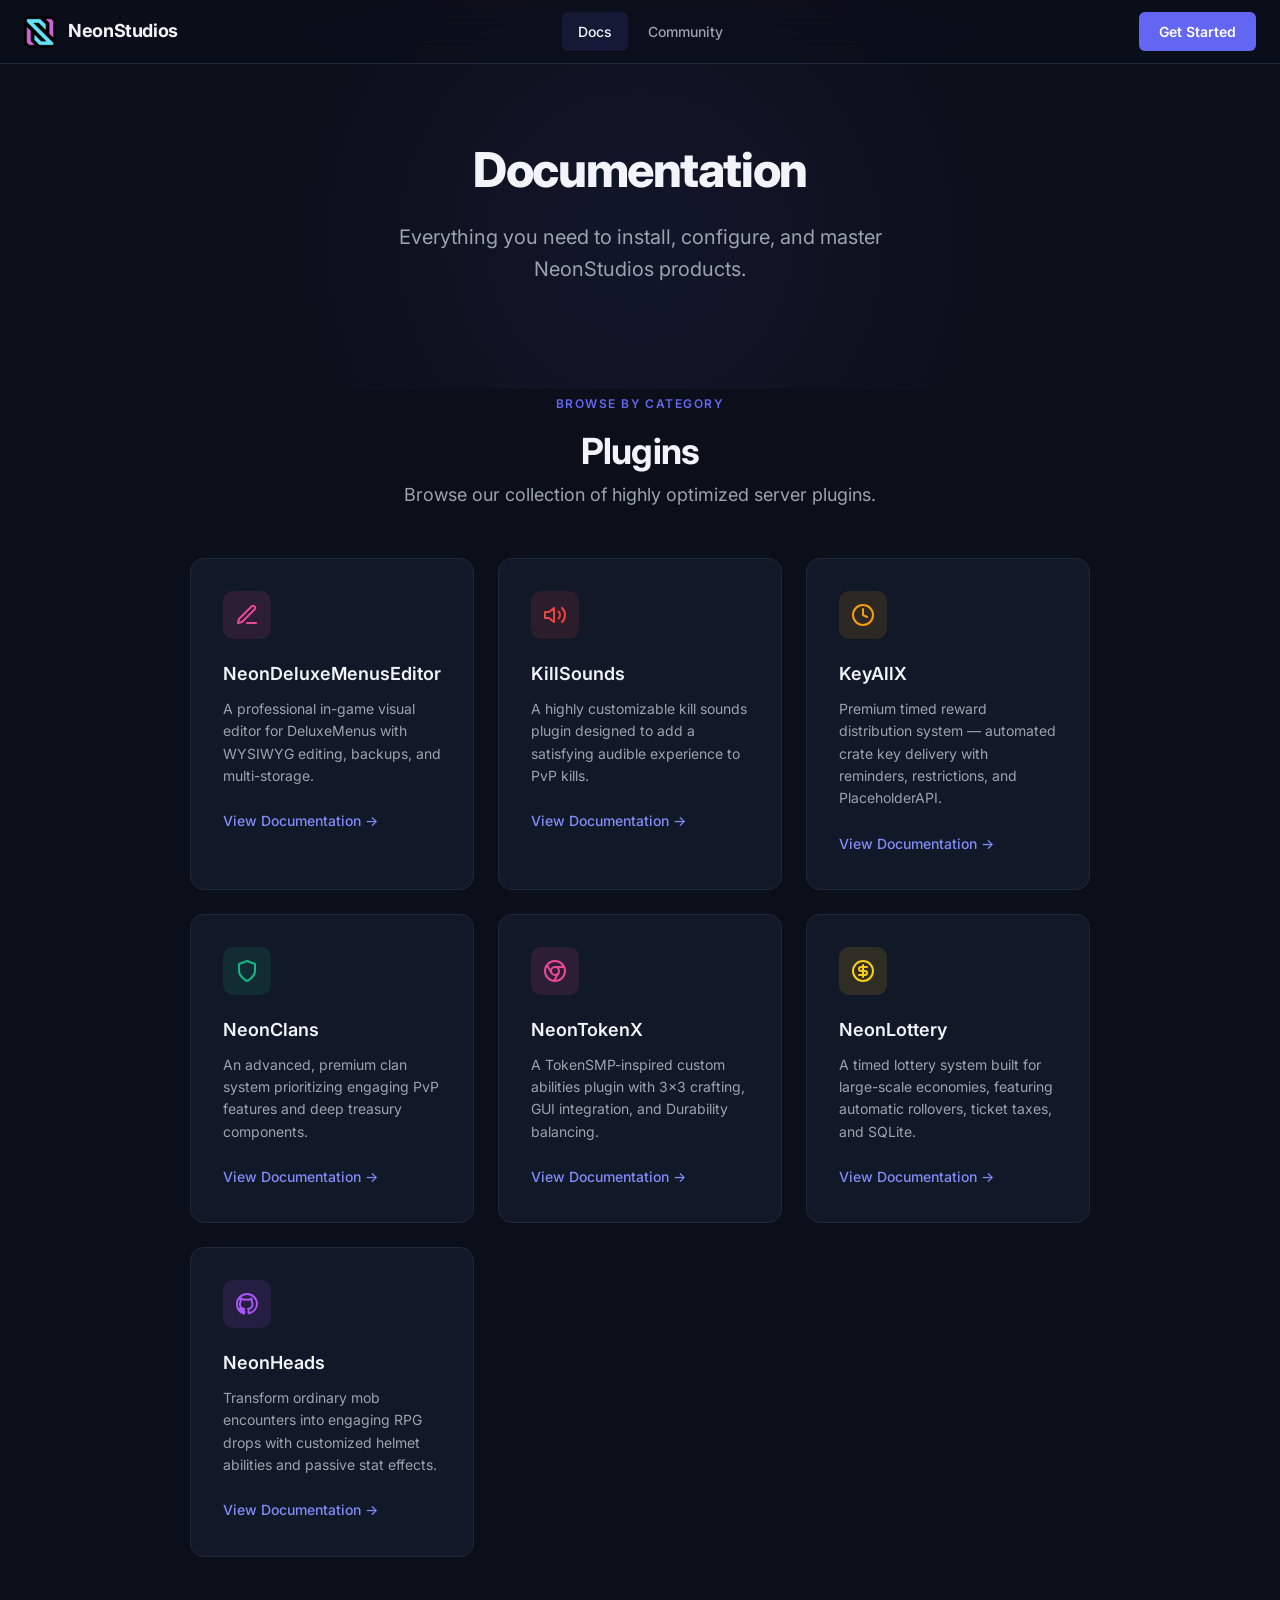
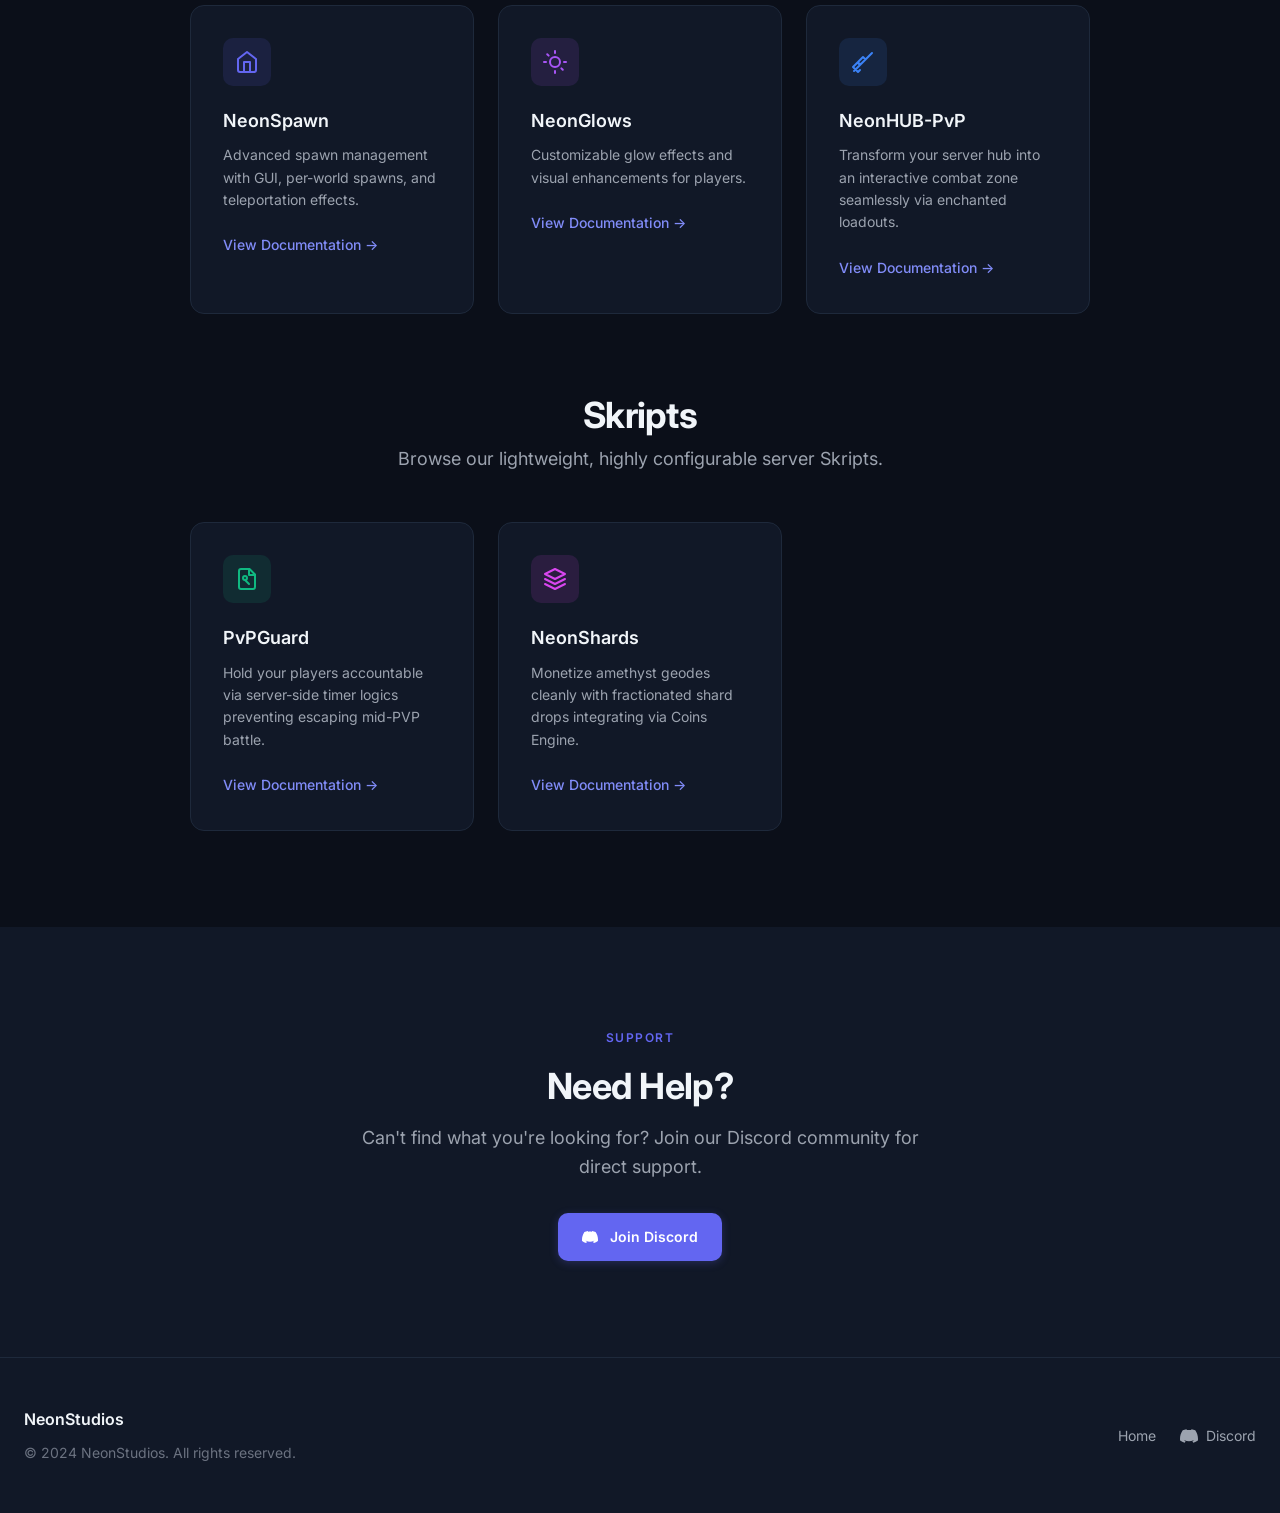
<file: index.html>
<!DOCTYPE html>
<html lang="en">
<head>
  <meta charset="UTF-8">
  <meta name="viewport" content="width=device-width, initial-scale=1.0">
  <title>Documentation — NeonStudios</title>
  <meta name="description" content="Browse documentation for all NeonStudios products — plugins, bots, skripts, server setups, and developer tools.">

  <!-- Open Graph -->
  <meta property="og:type" content="website">
  <meta property="og:title" content="Documentation — NeonStudios">
  <meta property="og:description" content="Browse documentation for all NeonStudios products.">
  <meta property="og:url" content="https://docs.neonstudios.in/">
  <meta property="og:site_name" content="NeonStudios">
  <meta property="og:image" content="https://docs.neonstudios.in/assets/logo.jpg">
  <meta property="og:image:type" content="image/jpeg">
  <meta property="og:image:alt" content="NeonStudios Logo">
  <meta name="theme-color" content="#f59e0b">
  <!-- Twitter -->
  <meta name="twitter:card" content="summary">
  <meta name="twitter:title" content="Documentation — NeonStudios">
  <meta name="twitter:description" content="Browse documentation for all NeonStudios products.">
  <meta name="twitter:image" content="https://docs.neonstudios.in/assets/logo.jpg">

  <link rel="icon" type="image/jpeg" href="assets/logo.jpg">
  <link rel="stylesheet" href="styles.css">
</head>
<body>
  <!-- ===== Header ===== -->
  <header class="header" role="banner">
    <div class="header-inner">
      <a href="index.html" class="logo" aria-label="NeonStudios Home">
        <img src="assets/logo.jpg" alt="NeonStudios Logo" style="width: 32px; height: 32px; border-radius: 6px;">
        <span>NeonStudios</span>
      </a>

      <nav class="nav-links" role="navigation" aria-label="Main navigation">
        <a href="index.html" class="nav-link active">Docs</a>
        <a href="https://dsc.gg/neonstudios" class="nav-link" target="_blank" rel="noopener">Community</a>
      </nav>

      <a href="https://dsc.gg/neonstudios" class="nav-cta-btn" target="_blank" rel="noopener">Get Started</a>

      <button class="mobile-menu-btn" id="mobileMenuBtn" aria-label="Toggle menu" aria-expanded="false">
        <svg width="24" height="24" fill="none" stroke="currentColor" stroke-width="2" stroke-linecap="round"><path d="M4 6h16M4 12h16M4 18h16"/></svg>
      </button>
    </div>

    <div class="mobile-nav" id="mobileNav" role="navigation" aria-label="Mobile navigation" style="display:none;">
      <a href="index.html" class="nav-link active">Docs</a>
      <a href="https://dsc.gg/neonstudios" class="nav-link" target="_blank" rel="noopener">Community</a>
    </div>
  </header>

  <main>
    <!-- ===== Docs Hub Hero ===== -->
    <section class="hero" style="min-height:auto;padding-top:calc(var(--header-height) + 5rem);padding-bottom:4rem;" aria-label="Documentation Hub">
      <div class="hero-content">
        <h1 class="animate-fade-in-up" style="font-size:clamp(2rem, 5vw, 3rem);">
          Documentation
        </h1>
        <p class="hero-sub animate-fade-in-up animate-delay-1">
          Everything you need to install, configure, and master NeonStudios products.
        </p>
      </div>
    </section>

    <!-- ===== Product Documentation List ===== -->
    <section class="section" style="padding-top:0;" aria-label="Product Documentation">
      <div class="container">
        <div class="section-header fade-in" style="margin-bottom:3rem;">
          <span class="section-label">Browse by Category</span>
          <h2 class="section-title" style="margin-bottom:0.5rem;">Plugins</h2>
          <p class="section-desc">Browse our collection of highly optimized server plugins.</p>
        </div>

        <div class="products-grid" style="max-width:900px; margin-bottom:3rem;">
          <!-- NeonDeluxeMenusEditor -->
          <a href="docs/ndeditor.html" class="product-card fade-in" id="doc-ndeditor" style="text-decoration:none;">
            <div class="product-icon" style="background:rgba(236, 72, 153, 0.12);">
              <svg width="24" height="24" viewBox="0 0 24 24" fill="none" stroke="#ec4899" stroke-width="2" stroke-linecap="round" stroke-linejoin="round"><path d="M12 20h9"/><path d="M16.5 3.5a2.12 2.12 0 0 1 3 3L7 19l-4 1 1-4L16.5 3.5z"/></svg>
            </div>
            <h3>NeonDeluxeMenusEditor</h3>
            <p>A professional in-game visual editor for DeluxeMenus with WYSIWYG editing, backups, and multi-storage.</p>
            <span class="product-link">View Documentation <span>→</span></span>
          </a>

          <!-- KillSounds -->
          <a href="docs/killsounds.html" class="product-card fade-in" id="doc-killsounds" style="text-decoration:none;">
            <div class="product-icon" style="background:rgba(239, 68, 68, 0.12);">
              <svg width="24" height="24" viewBox="0 0 24 24" fill="none" stroke="#ef4444" stroke-width="2" stroke-linecap="round" stroke-linejoin="round"><polygon points="11 5 6 9 2 9 2 15 6 15 11 19 11 5"></polygon><path d="M19.07 4.93a10 10 0 0 1 0 14.14M15.54 8.46a5 5 0 0 1 0 7.07"></path></svg>
            </div>
            <h3>KillSounds</h3>
            <p>A highly customizable kill sounds plugin designed to add a satisfying audible experience to PvP kills.</p>
            <span class="product-link">View Documentation <span>→</span></span>
          </a>

          <!-- KeyAllX -->
          <a href="docs/keyallx.html" class="product-card fade-in" id="doc-keyallx" style="text-decoration:none;">
            <div class="product-icon" style="background:rgba(245, 158, 11, 0.12);">
              <svg width="24" height="24" viewBox="0 0 24 24" fill="none" stroke="#f59e0b" stroke-width="2" stroke-linecap="round" stroke-linejoin="round"><circle cx="12" cy="12" r="10"/><polyline points="12 6 12 12 16 14"/></svg>
            </div>
            <h3>KeyAllX</h3>
            <p>Premium timed reward distribution system — automated crate key delivery with reminders, restrictions, and PlaceholderAPI.</p>
            <span class="product-link">View Documentation <span>→</span></span>
          </a>

          <!-- NeonClans -->
          <a href="docs/neonclans.html" class="product-card fade-in" id="doc-neonclans" style="text-decoration:none;">
            <div class="product-icon" style="background:rgba(16, 185, 129, 0.12);">
              <svg width="24" height="24" viewBox="0 0 24 24" fill="none" stroke="#10b981" stroke-width="2" stroke-linecap="round" stroke-linejoin="round"><path d="M12 22s8-4 8-10V5l-8-3-8 3v7c0 6 8 10 8 10z"></path></svg>
            </div>
            <h3>NeonClans</h3>
            <p>An advanced, premium clan system prioritizing engaging PvP features and deep treasury components.</p>
            <span class="product-link">View Documentation <span>→</span></span>
          </a>

          <!-- NeonTokenX -->
          <a href="docs/neontokenx.html" class="product-card fade-in" id="doc-neontokenx" style="text-decoration:none;">
            <div class="product-icon" style="background:rgba(236, 72, 153, 0.12);">
              <svg width="24" height="24" viewBox="0 0 24 24" fill="none" stroke="#ec4899" stroke-width="2" stroke-linecap="round" stroke-linejoin="round"><circle cx="12" cy="12" r="10"/><circle cx="12" cy="12" r="4"/><line x1="21.17" y1="8" x2="12" y2="8"/><line x1="3.95" y1="6.06" x2="8.54" y2="14"/><line x1="10.88" y1="21.94" x2="15.46" y2="14"/></svg>
            </div>
            <h3>NeonTokenX</h3>
            <p>A TokenSMP-inspired custom abilities plugin with 3x3 crafting, GUI integration, and Durability balancing.</p>
            <span class="product-link">View Documentation <span>→</span></span>
          </a>

          <!-- NeonLottery -->
          <a href="docs/neonlottery.html" class="product-card fade-in" id="doc-neonlottery" style="text-decoration:none;">
            <div class="product-icon" style="background:rgba(250, 204, 21, 0.12);">
              <svg width="24" height="24" viewBox="0 0 24 24" fill="none" stroke="#facc15" stroke-width="2" stroke-linecap="round" stroke-linejoin="round"><circle cx="12" cy="12" r="10"/><path d="M16 8h-6a2 2 0 1 0 0 4h4a2 2 0 1 1 0 4H8"/><path d="M12 18V6"/></svg>
            </div>
            <h3>NeonLottery</h3>
            <p>A timed lottery system built for large-scale economies, featuring automatic rollovers, ticket taxes, and SQLite.</p>
            <span class="product-link">View Documentation <span>→</span></span>
          </a>

          <!-- NeonHeads -->
          <a href="docs/neonmobs.html" class="product-card fade-in" id="doc-neonheads" style="text-decoration:none;">
            <div class="product-icon" style="background:rgba(168, 85, 247, 0.12);">
              <svg width="24" height="24" viewBox="0 0 24 24" fill="none" stroke="#a855f7" stroke-width="2" stroke-linecap="round" stroke-linejoin="round"><path d="M12 2A10 10 0 0 0 2 12c0 4.42 2.87 8.17 6.84 9.5.42.08.57-.18.57-.4 0-.2-.01-.72-.01-1.41-2.78.6-3.37-1.34-3.37-1.34-.38-.97-.93-1.23-.93-1.23-.76-.52.06-.51.06-.51.84.06 1.28.86 1.28.86.75 1.28 1.96.91 2.44.7.08-.54.29-.91.53-1.12-2.22-.25-4.56-1.11-4.56-4.94 0-1.09.39-1.98 1.03-2.68-.1-.25-.45-1.27.1-2.65 0 0 .84-.27 2.75 1.02.8-.22 1.65-.33 2.5-.33.85 0 1.7.11 2.5.33 1.91-1.29 2.75-1.02 2.75-1.02.55 1.38.2 2.4.1 2.65.64.7 1.03 1.59 1.03 2.68 0 3.84-2.34 4.68-4.57 4.93.3.26.56.77.56 1.54 0 1.11-.01 2-.01 2.27 0 .22.15.48.58.4A10.01 10.01 0 0 0 22 12c0-5.52-4.48-10-10-10z"/></svg>
            </div>
            <h3>NeonHeads</h3>
            <p>Transform ordinary mob encounters into engaging RPG drops with customized helmet abilities and passive stat effects.</p>
            <span class="product-link">View Documentation <span>→</span></span>
          </a>
        </div>



        <div class="products-grid" style="max-width:900px;">
          <!-- NeonSpawn -->
          <a href="docs/neonspawn.html" class="product-card fade-in" id="doc-neonspawn" style="text-decoration:none;">
            <div class="product-icon" style="background:rgba(99, 102, 241, 0.12);">
              <svg width="24" height="24" viewBox="0 0 24 24" fill="none" stroke="#6366f1" stroke-width="2" stroke-linecap="round" stroke-linejoin="round"><path d="M3 9l9-7 9 7v11a2 2 0 0 1-2 2H5a2 2 0 0 1-2-2z"/><polyline points="9 22 9 12 15 12 15 22"/></svg>
            </div>
            <h3>NeonSpawn</h3>
            <p>Advanced spawn management with GUI, per-world spawns, and teleportation effects.</p>
            <span class="product-link">View Documentation <span>→</span></span>
          </a>

          <!-- NeonGlows -->
          <a href="docs/neonglows.html" class="product-card fade-in" id="doc-neonglows" style="text-decoration:none;">
            <div class="product-icon" style="background:rgba(168, 85, 247, 0.12);">
              <svg width="24" height="24" viewBox="0 0 24 24" fill="none" stroke="#a855f7" stroke-width="2" stroke-linecap="round" stroke-linejoin="round"><circle cx="12" cy="12" r="5"/><line x1="12" y1="1" x2="12" y2="3"/><line x1="12" y1="21" x2="12" y2="23"/><line x1="4.22" y1="4.22" x2="5.64" y2="5.64"/><line x1="18.36" y1="18.36" x2="19.78" y2="19.78"/><line x1="1" y1="12" x2="3" y2="12"/><line x1="21" y1="12" x2="23" y2="12"/></svg>
            </div>
            <h3>NeonGlows</h3>
            <p>Customizable glow effects and visual enhancements for players.</p>
            <span class="product-link">View Documentation <span>→</span></span>
          </a>

          <!-- NeonHUB-PvP -->
          <a href="docs/neonhubpvp.html" class="product-card fade-in" id="doc-neonhubpvp" style="text-decoration:none;">
            <div class="product-icon" style="background:rgba(59, 130, 246, 0.12);">
              <svg width="24" height="24" viewBox="0 0 24 24" fill="none" stroke="#3b82f6" stroke-width="2" stroke-linecap="round" stroke-linejoin="round"><path d="M14.5 9.5 21 3m-6.5 6.5L9 15m5.5-5.5L12 7l-5 5 2.5 2.5m2-2L9 15m0 0L3 21m6-6-2.5-2.5L2 17l5 5 2-2"/></svg>
            </div>
            <h3>NeonHUB-PvP</h3>
            <p>Transform your server hub into an interactive combat zone seamlessly via enchanted loadouts.</p>
            <span class="product-link">View Documentation <span>→</span></span>
          </a>
        </div>

        <!-- SKRIPTS SECTION -->
        <div class="section-header fade-in" style="margin-top:5rem; margin-bottom:3rem;">
          <h2 class="section-title" style="margin-bottom:0.5rem;">Skripts</h2>
          <p class="section-desc">Browse our lightweight, highly configurable server Skripts.</p>
        </div>

        <div class="products-grid" style="max-width:900px;">
          <!-- PvPGuard -->
          <a href="docs/pvpguard.html" class="product-card fade-in" id="doc-pvpguard" style="text-decoration:none;">
            <div class="product-icon" style="background:rgba(16, 185, 129, 0.12);">
              <svg width="24" height="24" viewBox="0 0 24 24" fill="none" stroke="#10b981" stroke-width="2" stroke-linecap="round" stroke-linejoin="round"><path d="M14.5 2H6a2 2 0 0 0-2 2v16a2 2 0 0 0 2 2h12a2 2 0 0 0 2-2V7.5L14.5 2z"/><polyline points="14 2 14 8 20 8"/><path d="M10 13a2 2 0 1 0 0-4 2 2 0 0 0 0 4z"/><path d="m14 17-4-4"/></svg>
            </div>
            <h3>PvPGuard</h3>
            <p>Hold your players accountable via server-side timer logics preventing escaping mid-PVP battle.</p>
            <span class="product-link">View Documentation <span>→</span></span>
          </a>

          <!-- NeonShards -->
          <a href="docs/neonshards.html" class="product-card fade-in" id="doc-neonshards" style="text-decoration:none;">
            <div class="product-icon" style="background:rgba(217, 70, 239, 0.12);">
              <svg width="24" height="24" viewBox="0 0 24 24" fill="none" stroke="#d946ef" stroke-width="2" stroke-linecap="round" stroke-linejoin="round"><polygon points="12 2 2 7 12 12 22 7 12 2"/><polyline points="2 17 12 22 22 17"/><polyline points="2 12 12 17 22 12"/></svg>
            </div>
            <h3>NeonShards</h3>
            <p>Monetize amethyst geodes cleanly with fractionated shard drops integrating via Coins Engine.</p>
            <span class="product-link">View Documentation <span>→</span></span>
          </a>
        </div>
      </div>
    </section>

    <!-- ===== Need Help ===== -->
    <section class="section" style="background:var(--bg-secondary);text-align:center;" aria-label="Need Help">
      <div class="container">
        <div class="section-header fade-in" style="margin-bottom:2rem;">
          <span class="section-label">Support</span>
          <h2 class="section-title">Need Help?</h2>
          <p class="section-desc">Can't find what you're looking for? Join our Discord community for direct support.</p>
        </div>
        <div class="hero-actions fade-in">
          <a href="https://dsc.gg/neonstudios" class="btn btn-primary" target="_blank" rel="noopener">
            <svg width="16" height="16" viewBox="0 0 24 24" fill="currentColor" style="margin-right:4px;"><path d="M20.317 4.3698a19.7913 19.7913 0 00-4.8851-1.5152.0741.0741 0 00-.0785.0371c-.211.3753-.4447.8648-.6083 1.2495-1.8447-.2762-3.68-.2762-5.4868 0-.1636-.3933-.4058-.8742-.6177-1.2495a.077.077 0 00-.0785-.037 19.7363 19.7363 0 00-4.8852 1.515.0699.0699 0 00-.0321.0277C.5334 9.0458-.319 13.5799.0992 18.0578a.0824.0824 0 00.0312.0561 19.9312 19.9312 0 005.9932 3.0294.0777.0777 0 00.0842-.0276c.4616-.6304.8731-1.2952 1.226-1.9942a.076.076 0 00-.0416-.1057c-.6528-.2476-1.2743-.5495-1.8722-.8923a.077.077 0 01-.0076-.1277c.1258-.0943.2517-.1923.3718-.2914a.0743.0743 0 01.0776-.0105c3.9278 1.7933 8.18 1.7933 12.0614 0a.0739.0739 0 01.0785.0095c.1202.099.246.1981.3728.2924a.077.077 0 01-.0066.1276 12.2986 12.2986 0 01-1.873.8914.0766.0766 0 00-.0407.1067c.3604.698.7719 1.3628 1.225 1.9932a.076.076 0 00.0842.0286 19.8975 19.8975 0 006.0023-3.0294.077.077 0 00.0313-.0552c.5004-5.177-.8382-9.6739-3.5485-13.6604a.061.061 0 00-.0312-.0286z"/></svg>
            Join Discord
          </a>
        </div>
      </div>
    </section>
  </main>

  <!-- ===== Footer ===== -->
  <footer class="footer" role="contentinfo">
    <div class="footer-inner">
      <div class="footer-left">
        <span class="footer-brand">NeonStudios</span>
        <span class="footer-copy">&copy; 2024 NeonStudios. All rights reserved.</span>
      </div>
      <div class="footer-links">
        <a href="index.html" class="footer-link">Home</a>
        <a href="https://dsc.gg/neonstudios" class="footer-link" target="_blank" rel="noopener">
          <svg width="18" height="18" viewBox="0 0 24 24" fill="currentColor"><path d="M20.317 4.3698a19.7913 19.7913 0 00-4.8851-1.5152.0741.0741 0 00-.0785.0371c-.211.3753-.4447.8648-.6083 1.2495-1.8447-.2762-3.68-.2762-5.4868 0-.1636-.3933-.4058-.8742-.6177-1.2495a.077.077 0 00-.0785-.037 19.7363 19.7363 0 00-4.8852 1.515.0699.0699 0 00-.0321.0277C.5334 9.0458-.319 13.5799.0992 18.0578a.0824.0824 0 00.0312.0561 19.9312 19.9312 0 005.9932 3.0294.0777.0777 0 00.0842-.0276c.4616-.6304.8731-1.2952 1.226-1.9942a.076.076 0 00-.0416-.1057c-.6528-.2476-1.2743-.5495-1.8722-.8923a.077.077 0 01-.0076-.1277c.1258-.0943.2517-.1923.3718-.2914a.0743.0743 0 01.0776-.0105c3.9278 1.7933 8.18 1.7933 12.0614 0a.0739.0739 0 01.0785.0095c.1202.099.246.1981.3728.2924a.077.077 0 01-.0066.1276 12.2986 12.2986 0 01-1.873.8914.0766.0766 0 00-.0407.1067c.3604.698.7719 1.3628 1.225 1.9932a.076.076 0 00.0842.0286 19.8975 19.8975 0 006.0023-3.0294.077.077 0 00.0313-.0552c.5004-5.177-.8382-9.6739-3.5485-13.6604a.061.061 0 00-.0312-.0286z"/></svg>
          Discord
        </a>
      </div>
    </div>
  </footer>

  <script src="app.js"></script>
</body>
</html>
</file>
<file: styles.css>
/* ============================================
   NeonStudios Design System
   Modern, minimal SaaS-style dark theme
   ============================================ */

/* ---------- Google Fonts ---------- */
@import url('https://fonts.googleapis.com/css2?family=Inter:wght@300;400;500;600;700;800&family=JetBrains+Mono:wght@400;500&display=swap');

/* ---------- CSS Custom Properties ---------- */
:root {
  /* Colors */
  --bg-primary: #0b0f19;
  --bg-secondary: #111827;
  --bg-surface: #1e293b;
  --bg-surface-hover: #253349;
  --bg-surface-alt: #0f172a;
  --border-color: #1e293b;
  --border-color-subtle: rgba(99, 102, 241, 0.15);

  --color-primary: #6366f1;
  --color-primary-hover: #818cf8;
  --color-primary-muted: rgba(99, 102, 241, 0.12);
  --color-primary-glow: rgba(99, 102, 241, 0.25);
  --color-accent: #2563eb;

  --text-primary: #f1f5f9;
  --text-secondary: #e5e7eb;
  --text-muted: #9ca3af;
  --text-dim: #6b7280;

  --success: #22c55e;
  --warning: #f59e0b;
  --error: #ef4444;
  --info: #3b82f6;

  /* Typography */
  --font-sans: 'Inter', system-ui, -apple-system, BlinkMacSystemFont, 'Segoe UI', sans-serif;
  --font-mono: 'JetBrains Mono', 'Fira Code', 'Cascadia Code', monospace;

  --text-xs: 0.75rem;
  --text-sm: 0.875rem;
  --text-base: 1rem;
  --text-lg: 1.125rem;
  --text-xl: 1.25rem;
  --text-2xl: 1.5rem;
  --text-3xl: 1.875rem;
  --text-4xl: 2.25rem;
  --text-5xl: 3rem;
  --text-6xl: 3.75rem;

  /* Spacing */
  --space-1: 0.25rem;
  --space-2: 0.5rem;
  --space-3: 0.75rem;
  --space-4: 1rem;
  --space-5: 1.25rem;
  --space-6: 1.5rem;
  --space-8: 2rem;
  --space-10: 2.5rem;
  --space-12: 3rem;
  --space-16: 4rem;
  --space-20: 5rem;
  --space-24: 6rem;

  /* Radii */
  --radius-sm: 6px;
  --radius-md: 10px;
  --radius-lg: 14px;
  --radius-xl: 20px;
  --radius-full: 9999px;

  /* Shadows */
  --shadow-sm: 0 1px 2px rgba(0, 0, 0, 0.3);
  --shadow-md: 0 4px 12px rgba(0, 0, 0, 0.25);
  --shadow-lg: 0 8px 30px rgba(0, 0, 0, 0.35);
  --shadow-xl: 0 16px 48px rgba(0, 0, 0, 0.4);

  /* Layout */
  --sidebar-width: 280px;
  --header-height: 64px;
  --max-width: 1280px;
  --content-max-width: 780px;

  /* Transitions */
  --transition-fast: 150ms cubic-bezier(0.4, 0, 0.2, 1);
  --transition-base: 250ms cubic-bezier(0.4, 0, 0.2, 1);
  --transition-slow: 400ms cubic-bezier(0.4, 0, 0.2, 1);
}

/* ---------- Reset & Base ---------- */
*, *::before, *::after {
  box-sizing: border-box;
  margin: 0;
  padding: 0;
}

html {
  scroll-behavior: smooth;
  font-size: 16px;
  -webkit-font-smoothing: antialiased;
  -moz-osx-font-smoothing: grayscale;
}

body {
  font-family: var(--font-sans);
  background-color: var(--bg-primary);
  color: var(--text-secondary);
  line-height: 1.7;
  min-height: 100vh;
  overflow-x: hidden;
}

a {
  color: var(--color-primary-hover);
  text-decoration: none;
  transition: color var(--transition-fast);
}

a:hover {
  color: var(--text-primary);
}

img {
  max-width: 100%;
  height: auto;
  display: block;
}

ul, ol {
  list-style: none;
}

::selection {
  background: var(--color-primary-muted);
  color: var(--text-primary);
}

::-webkit-scrollbar {
  width: 6px;
  height: 6px;
}

::-webkit-scrollbar-track {
  background: transparent;
}

::-webkit-scrollbar-thumb {
  background: var(--bg-surface);
  border-radius: var(--radius-full);
}

::-webkit-scrollbar-thumb:hover {
  background: var(--bg-surface-hover);
}

/* ---------- Utility Classes ---------- */
.container {
  max-width: var(--max-width);
  margin: 0 auto;
  padding: 0 var(--space-6);
}

.sr-only {
  position: absolute;
  width: 1px;
  height: 1px;
  padding: 0;
  margin: -1px;
  overflow: hidden;
  clip: rect(0, 0, 0, 0);
  border: 0;
}

.fade-in {
  opacity: 0;
  transform: translateY(20px);
  transition: opacity 0.6s ease, transform 0.6s ease;
}

.fade-in.visible {
  opacity: 1;
  transform: translateY(0);
}

/* ---------- Header / Navbar ---------- */
.header {
  position: fixed;
  top: 0;
  left: 0;
  right: 0;
  height: var(--header-height);
  background: rgba(11, 15, 25, 0.82);
  backdrop-filter: blur(16px) saturate(180%);
  -webkit-backdrop-filter: blur(16px) saturate(180%);
  border-bottom: 1px solid var(--border-color);
  z-index: 1000;
  transition: background var(--transition-base);
}

.header-inner {
  max-width: var(--max-width);
  margin: 0 auto;
  padding: 0 var(--space-6);
  height: 100%;
  display: flex;
  align-items: center;
  justify-content: space-between;
}

.logo {
  display: flex;
  align-items: center;
  gap: var(--space-3);
  font-weight: 700;
  font-size: var(--text-lg);
  color: var(--text-primary);
  letter-spacing: -0.02em;
}

.logo-icon {
  width: 32px;
  height: 32px;
  background: linear-gradient(135deg, var(--color-primary), var(--color-accent));
  border-radius: var(--radius-sm);
  display: flex;
  align-items: center;
  justify-content: center;
  font-size: var(--text-sm);
  font-weight: 800;
  color: #fff;
}

.nav-links {
  display: flex;
  align-items: center;
  gap: var(--space-1);
}

.nav-link {
  padding: var(--space-2) var(--space-4);
  font-size: var(--text-sm);
  font-weight: 500;
  color: var(--text-muted);
  border-radius: var(--radius-sm);
  transition: all var(--transition-fast);
}

.nav-link:hover {
  color: var(--text-primary);
  background: var(--bg-surface);
}

.nav-link.active {
  color: var(--text-primary);
  background: var(--color-primary-muted);
}

.nav-cta-btn {
  margin-left: var(--space-4);
  padding: var(--space-2) var(--space-5);
  font-size: var(--text-sm);
  font-weight: 600;
  color: #fff;
  background: var(--color-primary);
  border: none;
  border-radius: var(--radius-sm);
  cursor: pointer;
  transition: all var(--transition-fast);
  text-decoration: none;
}

.nav-cta-btn:hover {
  background: var(--color-primary-hover);
  color: #fff;
  transform: translateY(-1px);
  box-shadow: 0 4px 16px var(--color-primary-glow);
}

.nav-cta {
  margin-left: var(--space-4);
  padding: var(--space-2) var(--space-3);
  font-size: var(--text-sm);
  font-weight: 500;
  color: var(--text-muted);
  background: var(--bg-surface);
  border: 1px solid var(--border-color);
  border-radius: var(--radius-md);
  cursor: pointer;
  display: flex;
  align-items: center;
  transition: all var(--transition-fast);
}

.nav-cta svg {
  color: var(--text-dim);
  transition: color var(--transition-fast);
}

.nav-cta kbd {
  background: var(--bg-secondary);
  border: 1px solid var(--border-color);
  border-radius: 4px;
  padding: 0.1rem 0.3rem;
  font-family: var(--font-mono);
  font-size: 0.7rem;
  color: var(--text-dim);
  transition: color var(--transition-fast);
}

.nav-cta:hover {
  background: var(--bg-surface-hover);
  color: var(--text-primary);
  border-color: var(--border-color-subtle);
}

.nav-cta:hover svg {
  color: var(--text-primary);
}

.nav-cta:hover kbd {
  color: var(--text-secondary);
  border-color: var(--border-color-subtle);
}

.mobile-menu-btn {
  display: none;
  width: 40px;
  height: 40px;
  border: none;
  background: transparent;
  color: var(--text-secondary);
  cursor: pointer;
  border-radius: var(--radius-sm);
  align-items: center;
  justify-content: center;
  font-size: 1.25rem;
}

.mobile-menu-btn:hover {
  background: var(--bg-surface);
}

/* ---------- Hero Section ---------- */
.hero {
  min-height: 100vh;
  display: flex;
  align-items: center;
  justify-content: center;
  text-align: center;
  padding: calc(var(--header-height) + var(--space-16)) var(--space-6) var(--space-16);
  position: relative;
  overflow: hidden;
}

.hero::before {
  content: '';
  position: absolute;
  top: -40%;
  left: 50%;
  transform: translateX(-50%);
  width: 800px;
  height: 800px;
  background: radial-gradient(circle, rgba(99, 102, 241, 0.08) 0%, transparent 70%);
  pointer-events: none;
}

.hero-content {
  max-width: 720px;
  position: relative;
  z-index: 1;
}

.hero-badge {
  display: inline-flex;
  align-items: center;
  gap: var(--space-2);
  padding: var(--space-1) var(--space-4);
  font-size: var(--text-xs);
  font-weight: 500;
  color: var(--color-primary-hover);
  background: var(--color-primary-muted);
  border: 1px solid var(--border-color-subtle);
  border-radius: var(--radius-full);
  margin-bottom: var(--space-8);
  letter-spacing: 0.02em;
}

.hero-badge-dot {
  width: 6px;
  height: 6px;
  background: var(--color-primary);
  border-radius: 50%;
  animation: pulse-dot 2s infinite;
}

@keyframes pulse-dot {
  0%, 100% { opacity: 1; }
  50% { opacity: 0.4; }
}

.hero h1 {
  font-size: clamp(2.5rem, 6vw, var(--text-6xl));
  font-weight: 800;
  color: var(--text-primary);
  line-height: 1.1;
  letter-spacing: -0.03em;
  margin-bottom: var(--space-6);
}

.hero h1 .gradient-text {
  background: linear-gradient(135deg, var(--color-primary) 0%, #a78bfa 50%, var(--color-accent) 100%);
  -webkit-background-clip: text;
  -webkit-text-fill-color: transparent;
  background-clip: text;
}

.hero-sub {
  font-size: clamp(var(--text-lg), 2vw, var(--text-xl));
  color: var(--text-muted);
  line-height: 1.6;
  margin-bottom: var(--space-10);
  max-width: 560px;
  margin-left: auto;
  margin-right: auto;
}

.hero-actions {
  display: flex;
  gap: var(--space-4);
  justify-content: center;
  flex-wrap: wrap;
}

.btn {
  display: inline-flex;
  align-items: center;
  gap: var(--space-2);
  padding: var(--space-3) var(--space-6);
  font-family: var(--font-sans);
  font-size: var(--text-sm);
  font-weight: 600;
  border-radius: var(--radius-md);
  border: none;
  cursor: pointer;
  transition: all var(--transition-fast);
  text-decoration: none;
}

.btn-primary {
  color: #fff;
  background: var(--color-primary);
  box-shadow: 0 2px 8px var(--color-primary-glow);
}

.btn-primary:hover {
  background: var(--color-primary-hover);
  color: #fff;
  transform: translateY(-2px);
  box-shadow: 0 6px 20px var(--color-primary-glow);
}

.btn-secondary {
  color: var(--text-secondary);
  background: var(--bg-surface);
  border: 1px solid var(--border-color);
}

.btn-secondary:hover {
  color: var(--text-primary);
  background: var(--bg-surface-hover);
  border-color: var(--bg-surface-hover);
  transform: translateY(-2px);
}

.btn-icon {
  font-size: 1.1em;
}

/* ---------- Trust Banner ---------- */
.trust-banner {
  text-align: center;
  padding: var(--space-12) var(--space-6);
  border-top: 1px solid var(--border-color);
  border-bottom: 1px solid var(--border-color);
  background: var(--bg-secondary);
}

.trust-banner p {
  font-size: var(--text-sm);
  color: var(--text-dim);
  text-transform: uppercase;
  letter-spacing: 0.1em;
  font-weight: 500;
}

.trust-logos {
  display: flex;
  align-items: center;
  justify-content: center;
  gap: var(--space-12);
  margin-top: var(--space-6);
  flex-wrap: wrap;
}

.trust-item {
  display: flex;
  align-items: center;
  gap: var(--space-2);
  color: var(--text-dim);
  font-size: var(--text-sm);
  font-weight: 500;
}

.trust-item svg {
  width: 20px;
  height: 20px;
  opacity: 0.6;
}

/* ---------- Section Common ---------- */
.section {
  padding: var(--space-24) var(--space-6);
}

.section-header {
  text-align: center;
  max-width: 600px;
  margin: 0 auto var(--space-16);
}

.section-label {
  display: inline-block;
  font-size: var(--text-xs);
  font-weight: 600;
  color: var(--color-primary);
  text-transform: uppercase;
  letter-spacing: 0.12em;
  margin-bottom: var(--space-4);
}

.section-title {
  font-size: clamp(var(--text-2xl), 4vw, var(--text-4xl));
  font-weight: 700;
  color: var(--text-primary);
  letter-spacing: -0.02em;
  line-height: 1.2;
  margin-bottom: var(--space-4);
}

.section-desc {
  font-size: var(--text-lg);
  color: var(--text-muted);
  line-height: 1.6;
}

/* ---------- Products Grid ---------- */
.products-grid {
  display: grid;
  grid-template-columns: repeat(auto-fill, minmax(280px, 1fr));
  gap: var(--space-6);
  max-width: var(--max-width);
  margin: 0 auto;
}

.product-card {
  position: relative;
  background: var(--bg-secondary);
  border: 1px solid var(--border-color);
  border-radius: var(--radius-lg);
  padding: var(--space-8);
  transition: all var(--transition-base);
  overflow: hidden;
}

.product-card::before {
  content: '';
  position: absolute;
  top: 0;
  left: 0;
  right: 0;
  height: 2px;
  background: linear-gradient(90deg, transparent, var(--color-primary), transparent);
  opacity: 0;
  transition: opacity var(--transition-base);
}

.product-card:hover {
  border-color: var(--bg-surface-hover);
  transform: translateY(-4px);
  box-shadow: var(--shadow-lg);
}

.product-card:hover::before {
  opacity: 1;
}

.product-icon {
  width: 48px;
  height: 48px;
  border-radius: var(--radius-md);
  display: flex;
  align-items: center;
  justify-content: center;
  font-size: 1.5rem;
  margin-bottom: var(--space-5);
  background: var(--color-primary-muted);
}

.product-card h3 {
  font-size: var(--text-lg);
  font-weight: 600;
  color: var(--text-primary);
  margin-bottom: var(--space-2);
}

.product-card p {
  font-size: var(--text-sm);
  color: var(--text-muted);
  line-height: 1.6;
  margin-bottom: var(--space-5);
}

.product-link {
  font-size: var(--text-sm);
  font-weight: 500;
  color: var(--color-primary-hover);
  display: inline-flex;
  align-items: center;
  gap: var(--space-1);
  transition: gap var(--transition-fast);
}

.product-link:hover {
  gap: var(--space-2);
  color: var(--text-primary);
}

.product-badge {
  display: inline-block;
  font-size: var(--text-xs);
  font-weight: 500;
  padding: var(--space-1) var(--space-3);
  border-radius: var(--radius-full);
  background: rgba(245, 158, 11, 0.1);
  color: var(--warning);
  border: 1px solid rgba(245, 158, 11, 0.2);
}

/* ---------- Featured Projects ---------- */
.featured-grid {
  display: grid;
  grid-template-columns: repeat(auto-fill, minmax(340px, 1fr));
  gap: var(--space-6);
  max-width: var(--max-width);
  margin: 0 auto;
}

.featured-card {
  background: var(--bg-secondary);
  border: 1px solid var(--border-color);
  border-radius: var(--radius-lg);
  overflow: hidden;
  transition: all var(--transition-base);
}

.featured-card:hover {
  border-color: var(--bg-surface-hover);
  transform: translateY(-4px);
  box-shadow: var(--shadow-lg);
}

.featured-img {
  height: 200px;
  background: var(--bg-surface);
  display: flex;
  align-items: center;
  justify-content: center;
  color: var(--text-dim);
  font-size: var(--text-sm);
  position: relative;
  overflow: hidden;
}

.featured-img-gradient {
  position: absolute;
  inset: 0;
  opacity: 0.3;
}

.featured-body {
  padding: var(--space-6);
}

.featured-body h3 {
  font-size: var(--text-xl);
  font-weight: 600;
  color: var(--text-primary);
  margin-bottom: var(--space-2);
}

.featured-body p {
  font-size: var(--text-sm);
  color: var(--text-muted);
  line-height: 1.6;
  margin-bottom: var(--space-4);
}

.featured-tags {
  display: flex;
  flex-wrap: wrap;
  gap: var(--space-2);
}

.tag {
  font-size: var(--text-xs);
  font-weight: 500;
  padding: var(--space-1) var(--space-3);
  background: var(--bg-surface);
  color: var(--text-muted);
  border-radius: var(--radius-full);
  border: 1px solid var(--border-color);
}

/* ---------- Footer ---------- */
.footer {
  border-top: 1px solid var(--border-color);
  padding: var(--space-12) var(--space-6);
  background: var(--bg-secondary);
}

.footer-inner {
  max-width: var(--max-width);
  margin: 0 auto;
  display: flex;
  justify-content: space-between;
  align-items: center;
  flex-wrap: wrap;
  gap: var(--space-6);
}

.footer-left {
  display: flex;
  flex-direction: column;
  gap: var(--space-2);
}

.footer-brand {
  font-weight: 600;
  font-size: var(--text-base);
  color: var(--text-primary);
}

.footer-copy {
  font-size: var(--text-sm);
  color: var(--text-dim);
}

.footer-links {
  display: flex;
  gap: var(--space-6);
  align-items: center;
}

.footer-link {
  font-size: var(--text-sm);
  color: var(--text-muted);
  display: flex;
  align-items: center;
  gap: var(--space-2);
}

.footer-link:hover {
  color: var(--text-primary);
}

.footer-link svg {
  width: 18px;
  height: 18px;
}

/* ============================================
   DOCUMENTATION LAYOUT
   ============================================ */

.docs-layout {
  display: flex;
  min-height: 100vh;
  padding-top: var(--header-height);
}

/* ---------- Sidebar ---------- */
.sidebar {
  position: fixed;
  top: var(--header-height);
  left: 0;
  bottom: 0;
  width: var(--sidebar-width);
  background: var(--bg-secondary);
  border-right: 1px solid var(--border-color);
  overflow-y: auto;
  padding: var(--space-6) 0;
  z-index: 100;
  transition: transform var(--transition-base);
}

.sidebar-search {
  padding: 0 var(--space-5) var(--space-4);
  border-bottom: 1px solid var(--border-color);
  margin-bottom: var(--space-4);
}

.sidebar-search input {
  width: 100%;
  padding: var(--space-2) var(--space-4);
  padding-left: var(--space-10);
  font-family: var(--font-sans);
  font-size: var(--text-sm);
  color: var(--text-secondary);
  background: var(--bg-surface);
  border: 1px solid var(--border-color);
  border-radius: var(--radius-sm);
  outline: none;
  transition: border-color var(--transition-fast);
}

.sidebar-search input:focus {
  border-color: var(--color-primary);
  box-shadow: 0 0 0 3px var(--color-primary-muted);
}

.sidebar-search input::placeholder {
  color: var(--text-dim);
}

.sidebar-search-wrapper {
  position: relative;
}

.sidebar-search-icon {
  position: absolute;
  top: 50%;
  left: var(--space-3);
  transform: translateY(-50%);
  color: var(--text-dim);
  width: 16px;
  height: 16px;
  pointer-events: none;
}

.sidebar-nav {
  padding: 0 var(--space-3);
}

.sidebar-section {
  margin-bottom: var(--space-5);
}

.sidebar-section-title {
  font-size: var(--text-xs);
  font-weight: 600;
  color: var(--text-dim);
  text-transform: uppercase;
  letter-spacing: 0.1em;
  padding: var(--space-2) var(--space-3);
  margin-bottom: var(--space-1);
}

.sidebar-link {
  display: flex;
  align-items: center;
  gap: var(--space-2);
  padding: var(--space-2) var(--space-3);
  font-size: var(--text-sm);
  color: var(--text-muted);
  border-radius: var(--radius-sm);
  transition: all var(--transition-fast);
  cursor: pointer;
}

.sidebar-link:hover {
  color: var(--text-primary);
  background: var(--bg-surface);
}

.sidebar-link.active {
  color: var(--color-primary-hover);
  background: var(--color-primary-muted);
  font-weight: 500;
}

.sidebar-link svg {
  width: 16px;
  height: 16px;
  flex-shrink: 0;
}

/* ---------- Docs Main Content ---------- */
.docs-main {
  flex: 1;
  margin-left: var(--sidebar-width);
  padding: var(--space-10) var(--space-10);
  max-width: calc(100% - var(--sidebar-width));
}

.docs-content {
  max-width: var(--content-max-width);
  margin: 0 auto;
}

/* Breadcrumb */
.breadcrumb {
  display: flex;
  align-items: center;
  gap: var(--space-2);
  margin-bottom: var(--space-8);
  font-size: var(--text-sm);
}

.breadcrumb a {
  color: var(--text-dim);
}

.breadcrumb a:hover {
  color: var(--text-primary);
}

.breadcrumb-sep {
  color: var(--text-dim);
  font-size: var(--text-xs);
}

.breadcrumb-current {
  color: var(--text-secondary);
}

/* Doc Typography */
.docs-content h1 {
  font-size: var(--text-4xl);
  font-weight: 800;
  color: var(--text-primary);
  letter-spacing: -0.03em;
  line-height: 1.2;
  margin-bottom: var(--space-4);
  padding-bottom: var(--space-4);
  border-bottom: 1px solid var(--border-color);
}

.docs-content h2 {
  font-size: var(--text-2xl);
  font-weight: 700;
  color: var(--text-primary);
  letter-spacing: -0.02em;
  margin-top: var(--space-12);
  margin-bottom: var(--space-4);
  padding-bottom: var(--space-2);
  border-bottom: 1px solid var(--border-color);
  scroll-margin-top: calc(var(--header-height) + var(--space-6));
}

.docs-content h3 {
  font-size: var(--text-xl);
  font-weight: 600;
  color: var(--text-primary);
  margin-top: var(--space-8);
  margin-bottom: var(--space-3);
  scroll-margin-top: calc(var(--header-height) + var(--space-6));
}

.docs-content h4 {
  font-size: var(--text-lg);
  font-weight: 600;
  color: var(--text-primary);
  margin-top: var(--space-6);
  margin-bottom: var(--space-2);
}

.docs-content p {
  margin-bottom: var(--space-4);
  color: var(--text-secondary);
  line-height: 1.8;
}

.docs-content ul,
.docs-content ol {
  margin-bottom: var(--space-4);
  padding-left: var(--space-6);
}

.docs-content ul {
  list-style: disc;
}

.docs-content ol {
  list-style: decimal;
}

.docs-content li {
  margin-bottom: var(--space-2);
  color: var(--text-secondary);
  line-height: 1.7;
}

.docs-content strong {
  color: var(--text-primary);
  font-weight: 600;
}

.docs-content code {
  font-family: var(--font-mono);
  font-size: 0.875em;
  padding: 0.15em 0.4em;
  background: var(--bg-surface);
  border: 1px solid var(--border-color);
  border-radius: 4px;
  color: var(--color-primary-hover);
}

/* Code Blocks */
.code-block {
  position: relative;
  margin: var(--space-4) 0 var(--space-6);
  border-radius: var(--radius-md);
  overflow: hidden;
  border: 1px solid var(--border-color);
  background: var(--bg-surface-alt);
}

.code-block-header {
  display: flex;
  align-items: center;
  justify-content: space-between;
  padding: var(--space-2) var(--space-4);
  background: var(--bg-secondary);
  border-bottom: 1px solid var(--border-color);
  font-size: var(--text-xs);
  color: var(--text-dim);
}

.code-block-lang {
  font-family: var(--font-mono);
  font-weight: 500;
  text-transform: uppercase;
  letter-spacing: 0.05em;
}

.copy-btn {
  display: flex;
  align-items: center;
  gap: var(--space-1);
  padding: var(--space-1) var(--space-3);
  font-family: var(--font-sans);
  font-size: var(--text-xs);
  font-weight: 500;
  color: var(--text-muted);
  background: var(--bg-surface);
  border: 1px solid var(--border-color);
  border-radius: var(--radius-sm);
  cursor: pointer;
  transition: all var(--transition-fast);
}

.copy-btn:hover {
  color: var(--text-primary);
  border-color: var(--bg-surface-hover);
  background: var(--bg-surface-hover);
}

.copy-btn.copied {
  color: var(--success);
  border-color: rgba(34, 197, 94, 0.3);
}

.code-block pre {
  padding: var(--space-5);
  overflow-x: auto;
  font-family: var(--font-mono);
  font-size: var(--text-sm);
  line-height: 1.7;
  color: var(--text-secondary);
}

.code-block pre code {
  font-family: inherit;
  font-size: inherit;
  padding: 0;
  background: none;
  border: none;
  color: inherit;
}

/* Callout / Alert Boxes */
.callout {
  display: flex;
  gap: var(--space-3);
  padding: var(--space-4) var(--space-5);
  border-radius: var(--radius-md);
  margin: var(--space-4) 0 var(--space-6);
  border-left: 3px solid;
}

.callout-icon {
  flex-shrink: 0;
  width: 20px;
  height: 20px;
  margin-top: 2px;
}

.callout-info {
  background: rgba(59, 130, 246, 0.08);
  border-color: var(--info);
}

.callout-info .callout-icon {
  color: var(--info);
}

.callout-warning {
  background: rgba(245, 158, 11, 0.08);
  border-color: var(--warning);
}

.callout-warning .callout-icon {
  color: var(--warning);
}

.callout-success {
  background: rgba(34, 197, 94, 0.08);
  border-color: var(--success);
}

.callout-success .callout-icon {
  color: var(--success);
}

.callout-error {
  background: rgba(239, 68, 68, 0.08);
  border-color: var(--error);
}

.callout-error .callout-icon {
  color: var(--error);
}

.callout p {
  margin: 0;
  font-size: var(--text-sm);
}

.callout strong {
  display: block;
  margin-bottom: var(--space-1);
  font-size: var(--text-sm);
}

/* Tables */
.docs-content table {
  width: 100%;
  border-collapse: collapse;
  margin: var(--space-4) 0 var(--space-6);
  font-size: var(--text-sm);
  border: 1px solid var(--border-color);
  border-radius: var(--radius-md);
  overflow: hidden;
}

.docs-content thead {
  background: var(--bg-secondary);
}

.docs-content th {
  padding: var(--space-3) var(--space-4);
  text-align: left;
  font-weight: 600;
  color: var(--text-primary);
  border-bottom: 1px solid var(--border-color);
}

.docs-content td {
  padding: var(--space-3) var(--space-4);
  border-bottom: 1px solid var(--border-color);
  color: var(--text-secondary);
}

.docs-content tbody tr:last-child td {
  border-bottom: none;
}

.docs-content tbody tr:hover {
  background: var(--bg-surface);
}

/* Image containers */
.img-container {
  margin: var(--space-6) 0;
  border-radius: var(--radius-md);
  overflow: hidden;
  border: 1px solid var(--border-color);
  box-shadow: var(--shadow-md);
}

.img-placeholder {
  aspect-ratio: 16/9;
  background: var(--bg-surface);
  display: flex;
  align-items: center;
  justify-content: center;
  color: var(--text-dim);
  font-size: var(--text-sm);
}

.img-caption {
  padding: var(--space-2) var(--space-4);
  background: var(--bg-secondary);
  font-size: var(--text-xs);
  color: var(--text-dim);
  border-top: 1px solid var(--border-color);
}

/* Search Results Overlay */
.search-overlay {
  display: none;
  position: fixed;
  inset: 0;
  background: rgba(0, 0, 0, 0.6);
  backdrop-filter: blur(4px);
  z-index: 2000;
  align-items: flex-start;
  justify-content: center;
  padding-top: 15vh;
}

.search-overlay.active {
  display: flex;
}

.search-modal {
  width: 560px;
  max-width: 90vw;
  background: var(--bg-secondary);
  border: 1px solid var(--border-color);
  border-radius: var(--radius-lg);
  box-shadow: var(--shadow-xl);
  overflow: hidden;
}

.search-modal-input {
  width: 100%;
  padding: var(--space-5) var(--space-6);
  font-family: var(--font-sans);
  font-size: var(--text-lg);
  color: var(--text-primary);
  background: transparent;
  border: none;
  border-bottom: 1px solid var(--border-color);
  outline: none;
}

.search-modal-input::placeholder {
  color: var(--text-dim);
}

.search-results {
  max-height: 400px;
  overflow-y: auto;
  padding: var(--space-2);
}

.search-result-item {
  display: block;
  padding: var(--space-3) var(--space-4);
  border-radius: var(--radius-sm);
  color: var(--text-secondary);
  cursor: pointer;
  transition: background var(--transition-fast);
}

.search-result-item:hover {
  background: var(--bg-surface);
  color: var(--text-primary);
}

.search-result-item .result-title {
  font-weight: 600;
  font-size: var(--text-sm);
  color: var(--text-primary);
}

.search-result-item .result-section {
  font-size: var(--text-xs);
  color: var(--text-dim);
  margin-top: 2px;
}

.search-empty {
  padding: var(--space-8) var(--space-6);
  text-align: center;
  color: var(--text-dim);
  font-size: var(--text-sm);
}

/* Mobile Sidebar Overlay */
.sidebar-overlay {
  display: none;
  position: fixed;
  inset: 0;
  background: rgba(0, 0, 0, 0.5);
  z-index: 99;
}

.sidebar-overlay.active {
  display: block;
}

/* ============================================
   Responsive Design
   ============================================ */
@media (max-width: 1024px) {
  .docs-main {
    padding: var(--space-8) var(--space-6);
  }
}

@media (max-width: 768px) {
  .nav-links {
    display: none;
  }

  .nav-cta {
    display: none;
  }

  .mobile-menu-btn {
    display: flex;
  }

  .hero h1 {
    font-size: var(--text-3xl);
  }

  .hero-sub {
    font-size: var(--text-base);
  }

  .hero-actions {
    flex-direction: column;
    align-items: center;
  }

  .products-grid {
    grid-template-columns: 1fr;
  }

  .featured-grid {
    grid-template-columns: 1fr;
  }

  .footer-inner {
    flex-direction: column;
    text-align: center;
  }

  .footer-links {
    justify-content: center;
  }

  /* Docs mobile */
  .sidebar {
    transform: translateX(-100%);
  }

  .sidebar.open {
    transform: translateX(0);
    box-shadow: var(--shadow-xl);
  }

  .docs-main {
    margin-left: 0;
    max-width: 100%;
    padding: var(--space-6) var(--space-4);
  }

  .docs-content h1 {
    font-size: var(--text-2xl);
  }

  .docs-content h2 {
    font-size: var(--text-xl);
  }
}

@media (max-width: 480px) {
  .hero {
    padding-top: calc(var(--header-height) + var(--space-10));
  }

  .section {
    padding: var(--space-16) var(--space-4);
  }

  .btn {
    width: 100%;
    justify-content: center;
  }
}

/* ---------- Animations ---------- */
@keyframes fadeInUp {
  from {
    opacity: 0;
    transform: translateY(24px);
  }
  to {
    opacity: 1;
    transform: translateY(0);
  }
}

@keyframes fadeIn {
  from { opacity: 0; }
  to { opacity: 1; }
}

.animate-fade-in-up {
  animation: fadeInUp 0.6s ease forwards;
}

.animate-delay-1 { animation-delay: 0.1s; opacity: 0; }
.animate-delay-2 { animation-delay: 0.2s; opacity: 0; }
.animate-delay-3 { animation-delay: 0.3s; opacity: 0; }
.animate-delay-4 { animation-delay: 0.4s; opacity: 0; }

/* ---------- Mobile Navigation ---------- */
.mobile-nav {
  flex-direction: column;
  padding: var(--space-3) var(--space-6) var(--space-4);
  background: var(--bg-secondary);
  border-bottom: 1px solid var(--border-color);
}

.mobile-nav .nav-link {
  padding: var(--space-3) var(--space-4);
}

/* ---------- FAQ Accordion ---------- */
.faq-item {
  border: 1px solid var(--border-color);
  border-radius: var(--radius-md);
  margin-bottom: var(--space-3);
  overflow: hidden;
  transition: border-color var(--transition-fast);
}

.faq-item:hover {
  border-color: var(--bg-surface-hover);
}

.faq-item[open] {
  border-color: var(--border-color-subtle);
}

.faq-item summary {
  padding: var(--space-4) var(--space-5);
  cursor: pointer;
  font-size: var(--text-sm);
  color: var(--text-primary);
  background: var(--bg-secondary);
  list-style: none;
  display: flex;
  align-items: center;
  gap: var(--space-3);
  transition: background var(--transition-fast);
}

.faq-item summary::-webkit-details-marker {
  display: none;
}

.faq-item summary::before {
  content: '';
  width: 20px;
  height: 20px;
  flex-shrink: 0;
  background-image: url("data:image/svg+xml,%3Csvg width='20' height='20' viewBox='0 0 24 24' fill='none' stroke='%239ca3af' stroke-width='2' stroke-linecap='round'%3E%3Cpolyline points='6 9 12 15 18 9'/%3E%3C/svg%3E");
  background-repeat: no-repeat;
  background-position: center;
  transition: transform var(--transition-fast);
}

.faq-item[open] summary::before {
  transform: rotate(180deg);
}

.faq-item summary:hover {
  background: var(--bg-surface);
}

.faq-item > p,
.faq-item > div {
  margin: var(--space-3) var(--space-5) var(--space-4) calc(var(--space-5) + 20px + var(--space-3));
  padding-left: var(--space-4);
  border-left: 2px solid var(--border-color);
  font-size: var(--text-sm);
  color: var(--text-muted);
  line-height: 1.7;
}

/* ---------- Kbd Shortcut ---------- */
kbd {
  font-family: var(--font-sans);
  font-size: 0.65rem;
  padding: 2px 6px;
  background: rgba(255, 255, 255, 0.1);
  border: 1px solid var(--border-color);
  border-radius: 4px;
  color: var(--text-dim);
}

/* ---------- Doc Section Anchors ---------- */
.docs-content h2:hover,
.docs-content h3:hover {
  cursor: pointer;
}

/* ---------- Grid pattern background (hero) ---------- */
.hero-grid-bg {
  position: absolute;
  inset: 0;
  background-image:
    linear-gradient(rgba(99, 102, 241, 0.03) 1px, transparent 1px),
    linear-gradient(90deg, rgba(99, 102, 241, 0.03) 1px, transparent 1px);
  background-size: 64px 64px;
  mask-image: radial-gradient(ellipse 60% 60% at 50% 40%, black 20%, transparent 70%);
  -webkit-mask-image: radial-gradient(ellipse 60% 60% at 50% 40%, black 20%, transparent 70%);
  pointer-events: none;
}

/* ---------- Responsive Table Wrapper ---------- */
.table-wrapper {
  overflow-x: auto;
  margin: var(--space-4) 0 var(--space-6);
  border-radius: var(--radius-md);
}

.table-wrapper table {
  margin: 0;
}

/* ---------- Docs page footer offset ---------- */
.docs-layout .footer {
  margin-left: var(--sidebar-width);
}

@media (max-width: 768px) {
  .docs-layout .footer {
    margin-left: 0;
  }
}
</file>
